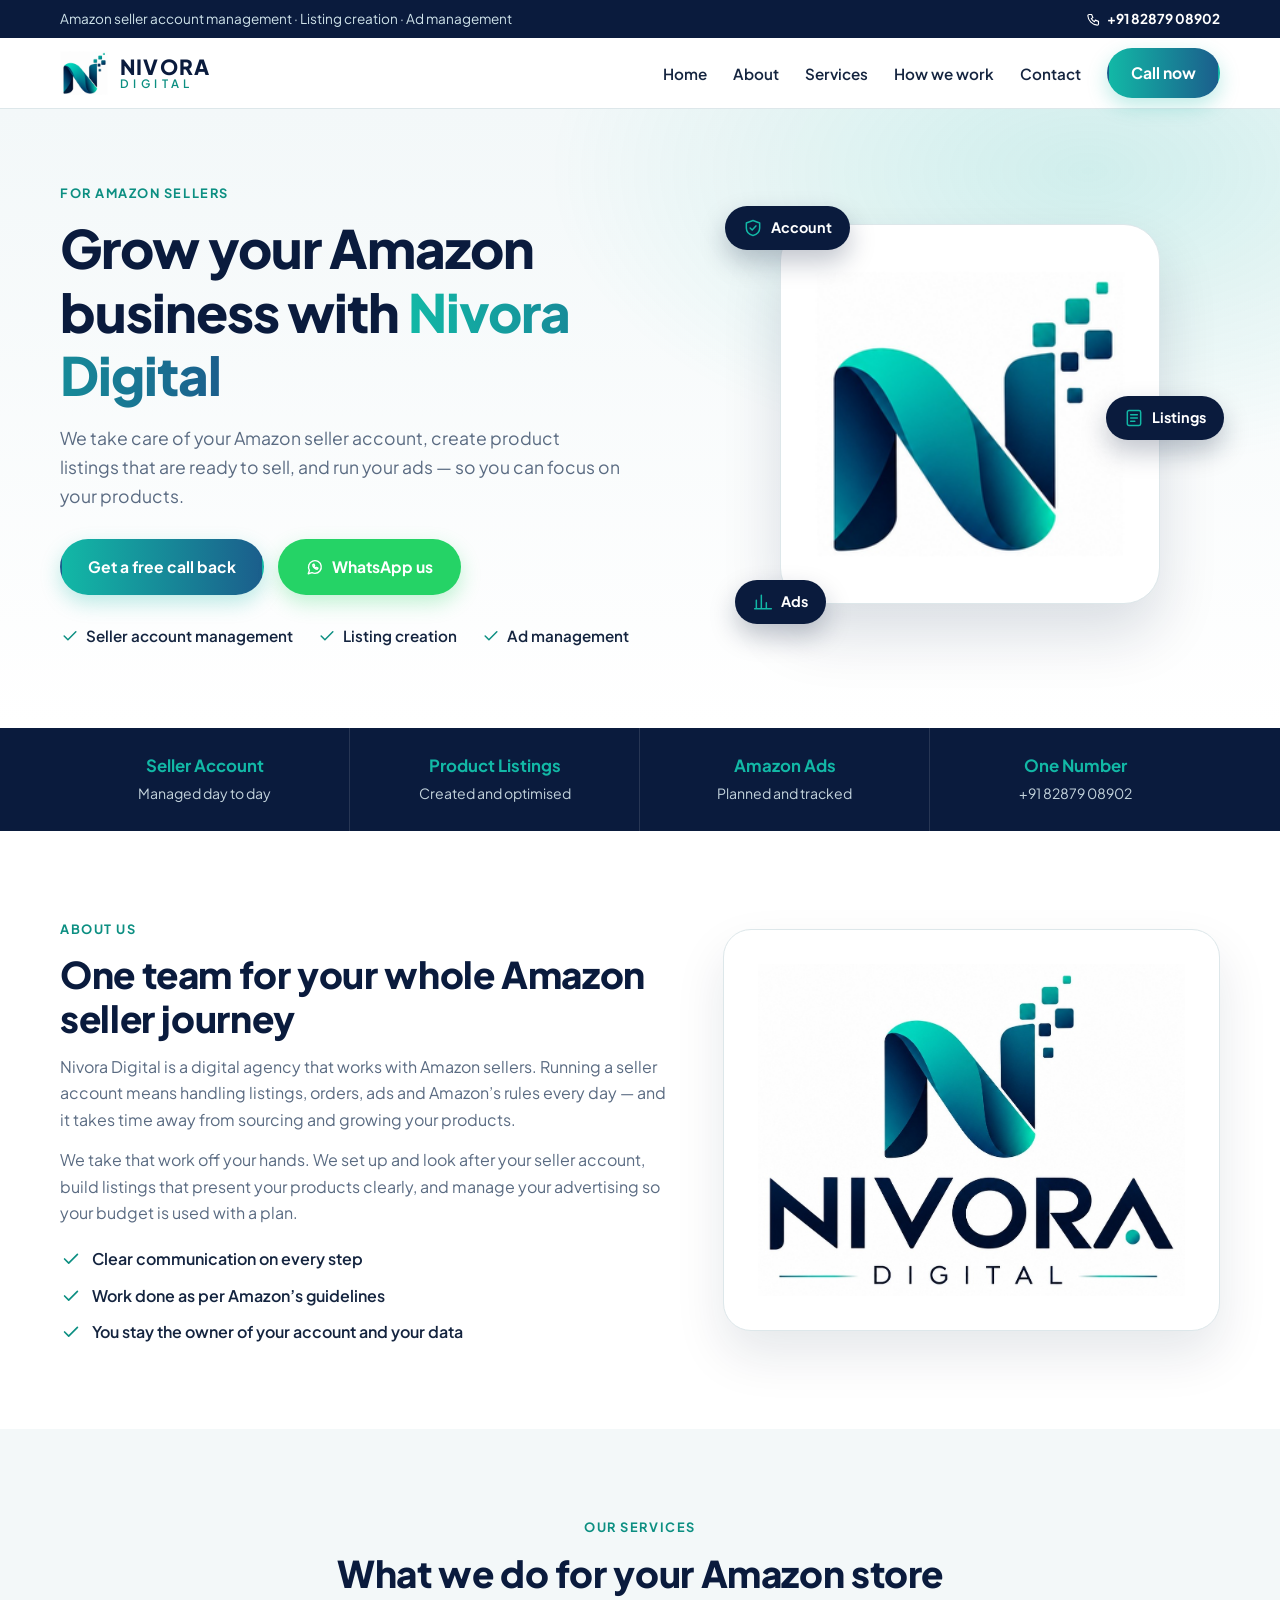
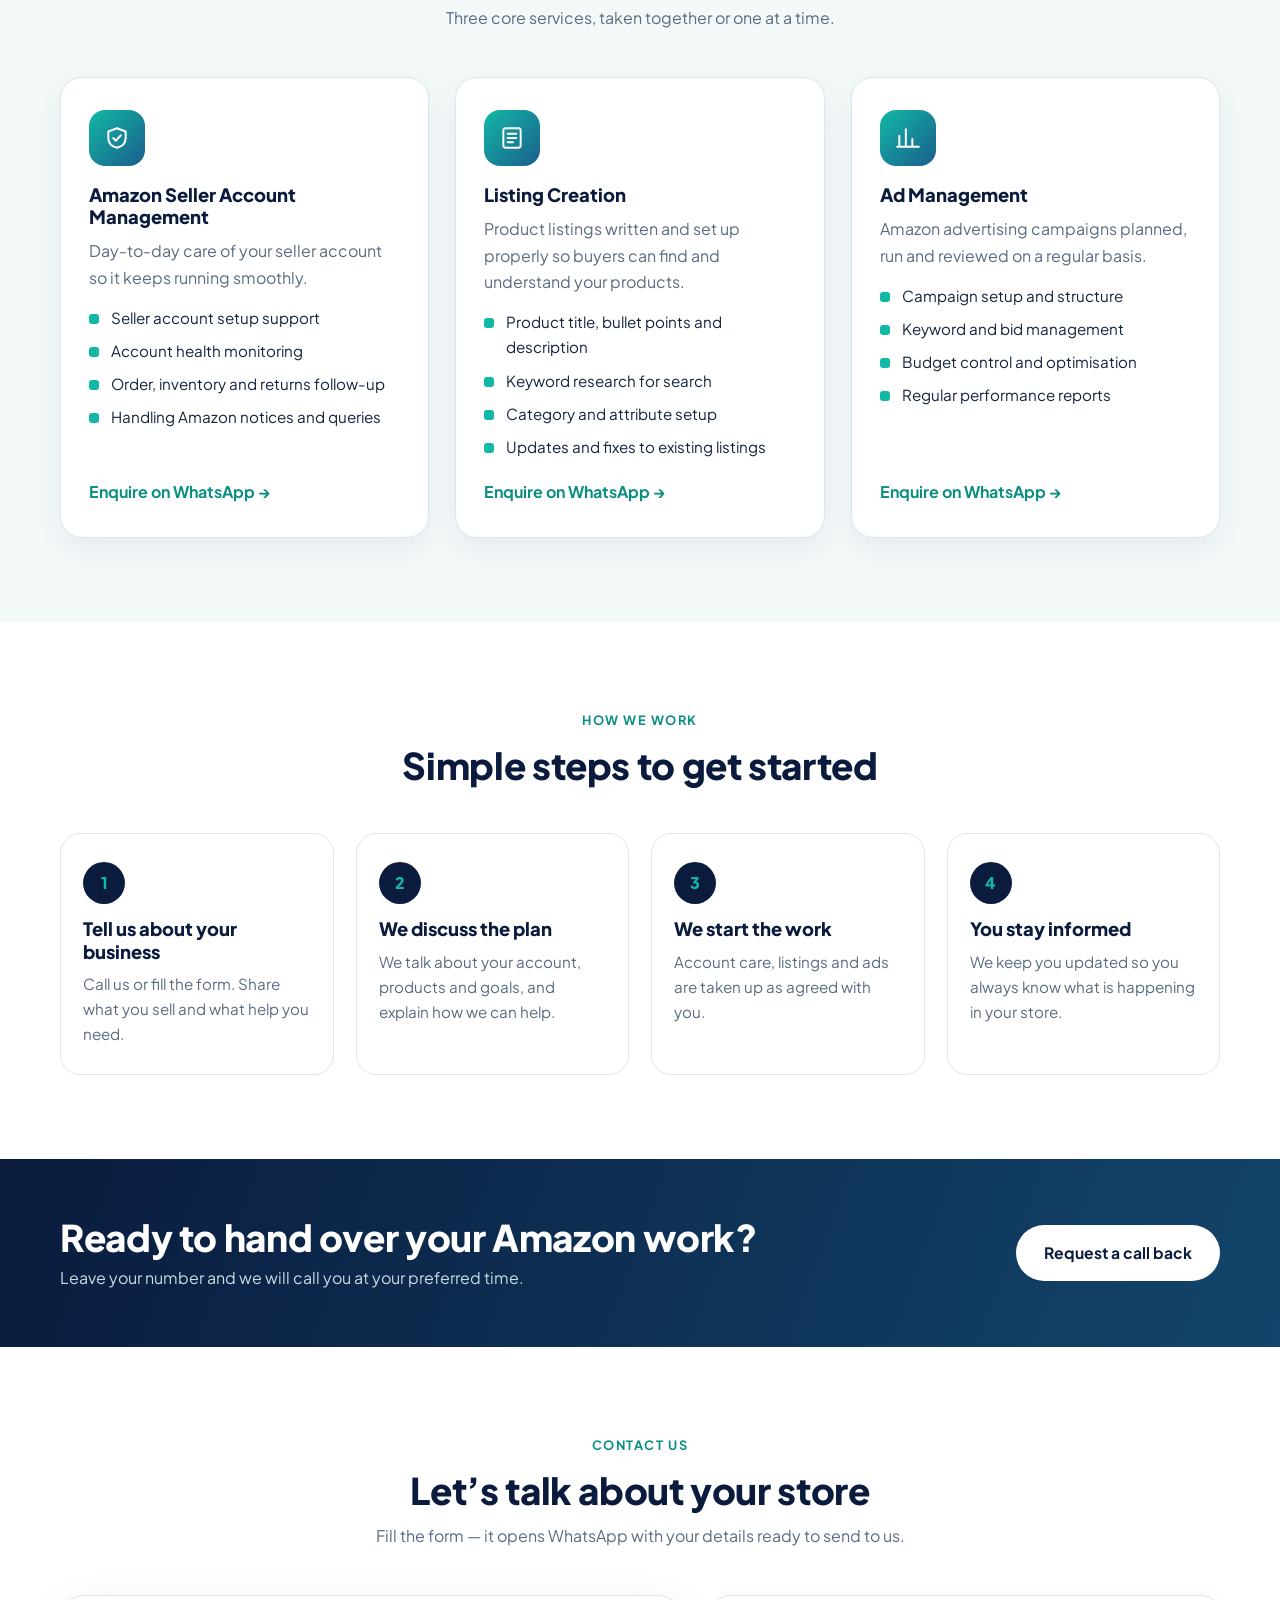
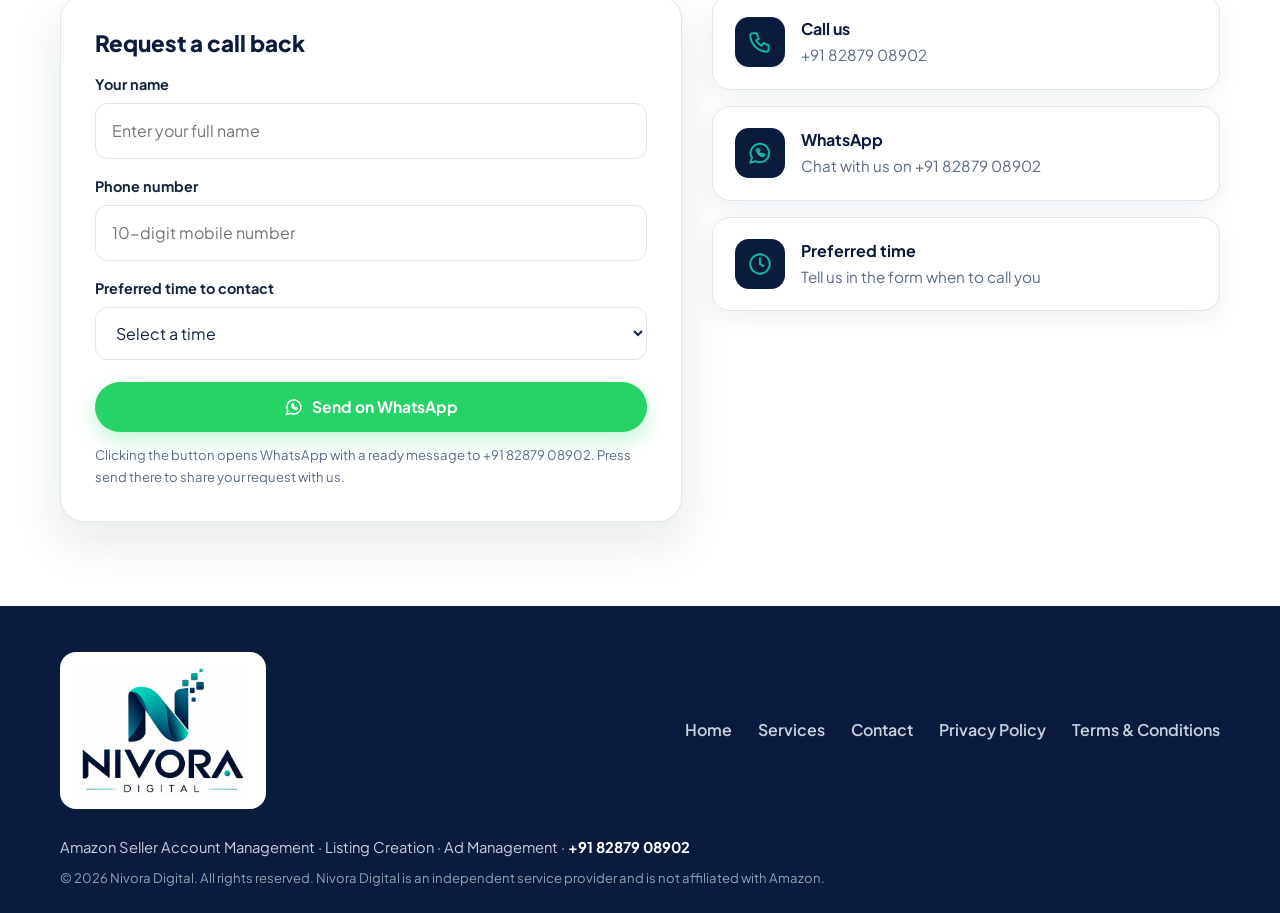
<file: index.html>
<!DOCTYPE html>
<html lang="en">
<head>
  <meta charset="utf-8">
  <meta name="viewport" content="width=device-width, initial-scale=1">
  <title>Nivora Digital | Amazon Seller Account Management, Listings &amp; Ads</title>
  <meta name="description" content="Nivora Digital helps Amazon sellers with seller account management, product listing creation and Amazon advertising management. Call +91 82879 08902.">
  <meta name="theme-color" content="#0a1b3d">
  <link rel="icon" type="image/png" href="assets/favicon.png">
  <link rel="preconnect" href="https://fonts.googleapis.com">
  <link rel="preconnect" href="https://fonts.gstatic.com" crossorigin>
  <link rel="stylesheet" href="https://fonts.googleapis.com/css2?family=Plus+Jakarta+Sans:wght@400;500;600;700;800&amp;display=swap">
  <link rel="stylesheet" href="styles.css">
  <meta property="og:title" content="Nivora Digital - Amazon Seller Services">
  <meta property="og:description" content="Seller account management, listing creation and ad management for Amazon sellers.">
  <meta property="og:image" content="assets/logo.jpg">
</head>
<body>
  <div class="topbar">
    <div class="container topbar-in">
      <span>Amazon seller account management &middot; Listing creation &middot; Ad management</span>
      <a href="tel:+918287908902"><svg viewBox="0 0 24 24" width="15" height="15" fill="none" stroke="currentColor" stroke-width="1.8" stroke-linecap="round" stroke-linejoin="round" aria-hidden="true"><path d="M5 4h4l2 5-2.5 1.5a11 11 0 005 5L15 13l5 2v4a2 2 0 01-2 2A16 16 0 013 6a2 2 0 012-2z"/></svg> +91 82879 08902</a>
    </div>
  </div>
  <header class="site-header">
    <div class="container nav-wrap">
      <a class="brand" href="#home"><img src="assets/favicon.png" alt="Nivora Digital logo" width="48" height="48"><span class="brand-text"><span class="brand-name">NIVORA</span><span class="brand-tag">Digital</span></span></a>
      <button class="menu-btn" id="menuBtn" aria-expanded="false" aria-controls="nav">Menu</button>
      <nav id="nav" class="nav">
        <a href="#home">Home</a><a href="#about">About</a><a href="#services">Services</a><a href="#process">How we work</a><a href="#contact">Contact</a>
        <a class="btn btn-primary nav-cta" href="tel:+918287908902">Call now</a>
      </nav>
    </div>
  </header>

  <main>
  <section class="hero" id="home">
    <div class="container hero-grid">
      <div class="hero-copy reveal">
        <span class="eyebrow">For Amazon sellers</span>
        <h1>Grow your Amazon business with <span class="hl">Nivora Digital</span></h1>
        <p class="lead">We take care of your Amazon seller account, create product listings that are ready to sell, and run your ads &mdash; so you can focus on your products.</p>
        <div class="hero-actions">
          <a class="btn btn-primary" href="#contact">Get a free call back</a>
          <a class="btn btn-whatsapp" href="https://wa.me/918287908902?text=Hi%20Nivora%20Digital%2C%20I%20want%20to%20know%20more%20about%20your%20Amazon%20seller%20services." target="_blank" rel="noopener"><svg viewBox="0 0 24 24" width="18" height="18" fill="none" stroke="currentColor" stroke-width="1.8" stroke-linecap="round" stroke-linejoin="round" aria-hidden="true"><path d="M3 21l1.6-4.6A8.5 8.5 0 1112 20.5a8.4 8.4 0 01-4-1z"/><path d="M9 9c0 3 3 6 6 6l1-1.5-2-1-1 .8c-1-.5-1.8-1.3-2.3-2.3l.8-1-1-2z"/></svg> WhatsApp us</a>
        </div>
        <ul class="hero-points">
          <li><svg viewBox="0 0 24 24" width="26" height="26" fill="none" stroke="currentColor" stroke-width="1.8" stroke-linecap="round" stroke-linejoin="round" aria-hidden="true"><path d="M5 12l4.5 4.5L19 7"/></svg>Seller account management</li>
          <li><svg viewBox="0 0 24 24" width="26" height="26" fill="none" stroke="currentColor" stroke-width="1.8" stroke-linecap="round" stroke-linejoin="round" aria-hidden="true"><path d="M5 12l4.5 4.5L19 7"/></svg>Listing creation</li>
          <li><svg viewBox="0 0 24 24" width="26" height="26" fill="none" stroke="currentColor" stroke-width="1.8" stroke-linecap="round" stroke-linejoin="round" aria-hidden="true"><path d="M5 12l4.5 4.5L19 7"/></svg>Ad management</li>
        </ul>
      </div>
      <div class="hero-visual reveal">
        <div class="hv-card">
          <img src="assets/favicon.png" alt="Nivora Digital emblem" width="256" height="256">
        </div>
        <span class="chip c1"><svg viewBox="0 0 24 24" width="26" height="26" fill="none" stroke="currentColor" stroke-width="1.8" stroke-linecap="round" stroke-linejoin="round" aria-hidden="true"><path d="M12 3l8 3v6c0 4.5-3.2 7.8-8 9-4.8-1.2-8-4.5-8-9V6z"/><path d="M8.5 12l2.5 2.5 4.5-5"/></svg>Account</span>
        <span class="chip c2"><svg viewBox="0 0 24 24" width="26" height="26" fill="none" stroke="currentColor" stroke-width="1.8" stroke-linecap="round" stroke-linejoin="round" aria-hidden="true"><rect x="4" y="3" width="16" height="18" rx="2"/><path d="M8 8h8M8 12h8M8 16h5"/></svg>Listings</span>
        <span class="chip c3"><svg viewBox="0 0 24 24" width="26" height="26" fill="none" stroke="currentColor" stroke-width="1.8" stroke-linecap="round" stroke-linejoin="round" aria-hidden="true"><path d="M4 20V10M10 20V4M16 20v-7M22 20H2"/></svg>Ads</span>
      </div>
    </div>
  </section>

  <section class="facts">
    <div class="container facts-grid">
      <div><strong>Seller Account</strong><span>Managed day to day</span></div>
      <div><strong>Product Listings</strong><span>Created and optimised</span></div>
      <div><strong>Amazon Ads</strong><span>Planned and tracked</span></div>
      <div><strong>One Number</strong><span>+91 82879 08902</span></div>
    </div>
  </section>

  <section class="section" id="about">
    <div class="container about-grid">
      <div class="about-text reveal">
        <span class="eyebrow">About us</span>
        <h2>One team for your whole Amazon seller journey</h2>
        <p>Nivora Digital is a digital agency that works with Amazon sellers. Running a seller account means handling listings, orders, ads and Amazon&rsquo;s rules every day &mdash; and it takes time away from sourcing and growing your products.</p>
        <p>We take that work off your hands. We set up and look after your seller account, build listings that present your products clearly, and manage your advertising so your budget is used with a plan.</p>
        <ul class="ticks">
          <li><svg viewBox="0 0 24 24" width="26" height="26" fill="none" stroke="currentColor" stroke-width="1.8" stroke-linecap="round" stroke-linejoin="round" aria-hidden="true"><path d="M5 12l4.5 4.5L19 7"/></svg>Clear communication on every step</li>
          <li><svg viewBox="0 0 24 24" width="26" height="26" fill="none" stroke="currentColor" stroke-width="1.8" stroke-linecap="round" stroke-linejoin="round" aria-hidden="true"><path d="M5 12l4.5 4.5L19 7"/></svg>Work done as per Amazon&rsquo;s guidelines</li>
          <li><svg viewBox="0 0 24 24" width="26" height="26" fill="none" stroke="currentColor" stroke-width="1.8" stroke-linecap="round" stroke-linejoin="round" aria-hidden="true"><path d="M5 12l4.5 4.5L19 7"/></svg>You stay the owner of your account and your data</li>
        </ul>
      </div>
      <div class="about-card reveal"><img src="assets/logo.svg" alt="Nivora Digital logo" width="1107" height="863"></div>
    </div>
  </section>

  <section class="section tinted" id="services">
    <div class="container">
      <div class="section-head reveal"><span class="eyebrow">Our services</span><h2>What we do for your Amazon store</h2><p>Three core services, taken together or one at a time.</p></div>
      <div class="cards">
        <article class="card reveal">
          <div class="card-icon"><svg viewBox="0 0 24 24" width="26" height="26" fill="none" stroke="currentColor" stroke-width="1.8" stroke-linecap="round" stroke-linejoin="round" aria-hidden="true"><path d="M12 3l8 3v6c0 4.5-3.2 7.8-8 9-4.8-1.2-8-4.5-8-9V6z"/><path d="M8.5 12l2.5 2.5 4.5-5"/></svg></div>
          <h3>Amazon Seller Account Management</h3>
          <p>Day-to-day care of your seller account so it keeps running smoothly.</p>
          <ul class="mini">
            <li>Seller account setup support</li><li>Account health monitoring</li><li>Order, inventory and returns follow-up</li><li>Handling Amazon notices and queries</li>
          </ul>
          <a class="card-link" href="https://wa.me/918287908902?text=Hi%20Nivora%20Digital%2C%20I%20want%20Amazon%20Seller%20Account%20Management." target="_blank" rel="noopener">Enquire on WhatsApp &rarr;</a>
        </article>
        <article class="card reveal">
          <div class="card-icon"><svg viewBox="0 0 24 24" width="26" height="26" fill="none" stroke="currentColor" stroke-width="1.8" stroke-linecap="round" stroke-linejoin="round" aria-hidden="true"><rect x="4" y="3" width="16" height="18" rx="2"/><path d="M8 8h8M8 12h8M8 16h5"/></svg></div>
          <h3>Listing Creation</h3>
          <p>Product listings written and set up properly so buyers can find and understand your products.</p>
          <ul class="mini">
            <li>Product title, bullet points and description</li><li>Keyword research for search</li><li>Category and attribute setup</li><li>Updates and fixes to existing listings</li>
          </ul>
          <a class="card-link" href="https://wa.me/918287908902?text=Hi%20Nivora%20Digital%2C%20I%20want%20Amazon%20Listing%20Creation." target="_blank" rel="noopener">Enquire on WhatsApp &rarr;</a>
        </article>
        <article class="card reveal">
          <div class="card-icon"><svg viewBox="0 0 24 24" width="26" height="26" fill="none" stroke="currentColor" stroke-width="1.8" stroke-linecap="round" stroke-linejoin="round" aria-hidden="true"><path d="M4 20V10M10 20V4M16 20v-7M22 20H2"/></svg></div>
          <h3>Ad Management</h3>
          <p>Amazon advertising campaigns planned, run and reviewed on a regular basis.</p>
          <ul class="mini">
            <li>Campaign setup and structure</li><li>Keyword and bid management</li><li>Budget control and optimisation</li><li>Regular performance reports</li>
          </ul>
          <a class="card-link" href="https://wa.me/918287908902?text=Hi%20Nivora%20Digital%2C%20I%20want%20Amazon%20Ad%20Management." target="_blank" rel="noopener">Enquire on WhatsApp &rarr;</a>
        </article>
      </div>
    </div>
  </section>

  <section class="section" id="process">
    <div class="container">
      <div class="section-head reveal"><span class="eyebrow">How we work</span><h2>Simple steps to get started</h2></div>
      <div class="steps">
        <div class="step reveal"><span class="num">1</span><h3>Tell us about your business</h3><p>Call us or fill the form. Share what you sell and what help you need.</p></div>
        <div class="step reveal"><span class="num">2</span><h3>We discuss the plan</h3><p>We talk about your account, products and goals, and explain how we can help.</p></div>
        <div class="step reveal"><span class="num">3</span><h3>We start the work</h3><p>Account care, listings and ads are taken up as agreed with you.</p></div>
        <div class="step reveal"><span class="num">4</span><h3>You stay informed</h3><p>We keep you updated so you always know what is happening in your store.</p></div>
      </div>
    </div>
  </section>

  <section class="cta">
    <div class="container cta-in reveal">
      <div><h2>Ready to hand over your Amazon work?</h2><p>Leave your number and we will call you at your preferred time.</p></div>
      <a class="btn btn-light" href="#contact">Request a call back</a>
    </div>
  </section>

  <section class="section" id="contact">
    <div class="container">
      <div class="section-head reveal"><span class="eyebrow">Contact us</span><h2>Let&rsquo;s talk about your store</h2><p>Fill the form &mdash; it opens WhatsApp with your details ready to send to us.</p></div>
      <div class="contact-grid">
        <form class="lead-form reveal" id="leadForm" novalidate>
          <h3>Request a call back</h3>
          <label for="fName">Your name</label>
          <input id="fName" name="name" type="text" placeholder="Enter your full name" autocomplete="name" required>
          <label for="fPhone">Phone number</label>
          <input id="fPhone" name="phone" type="tel" inputmode="tel" placeholder="10-digit mobile number" autocomplete="tel" required>
          <label for="fTime">Preferred time to contact</label>
          <select id="fTime" name="time" required>
            <option value="">Select a time</option>
            <option>Morning (9 am - 12 pm)</option>
            <option>Afternoon (12 pm - 4 pm)</option>
            <option>Evening (4 pm - 8 pm)</option>
            <option>Any time</option>
          </select>
          <p class="form-err" id="formErr" role="alert" hidden></p>
          <button class="btn btn-whatsapp btn-block" type="submit"><svg viewBox="0 0 24 24" width="20" height="20" fill="none" stroke="currentColor" stroke-width="1.8" stroke-linecap="round" stroke-linejoin="round" aria-hidden="true"><path d="M3 21l1.6-4.6A8.5 8.5 0 1112 20.5a8.4 8.4 0 01-4-1z"/><path d="M9 9c0 3 3 6 6 6l1-1.5-2-1-1 .8c-1-.5-1.8-1.3-2.3-2.3l.8-1-1-2z"/></svg> Send on WhatsApp</button>
          <p class="form-note">Clicking the button opens WhatsApp with a ready message to +91 82879 08902. Press send there to share your request with us.</p>
        </form>
        <div class="contact-side">
          <a class="contact-box reveal" href="tel:+918287908902"><span class="ci"><svg viewBox="0 0 24 24" width="26" height="26" fill="none" stroke="currentColor" stroke-width="1.8" stroke-linecap="round" stroke-linejoin="round" aria-hidden="true"><path d="M5 4h4l2 5-2.5 1.5a11 11 0 005 5L15 13l5 2v4a2 2 0 01-2 2A16 16 0 013 6a2 2 0 012-2z"/></svg></span><span><strong>Call us</strong><em>+91 82879 08902</em></span></a>
          <a class="contact-box reveal" href="https://wa.me/918287908902?text=Hi%20Nivora%20Digital%2C%20I%20want%20to%20know%20more%20about%20your%20Amazon%20seller%20services." target="_blank" rel="noopener"><span class="ci"><svg viewBox="0 0 24 24" width="26" height="26" fill="none" stroke="currentColor" stroke-width="1.8" stroke-linecap="round" stroke-linejoin="round" aria-hidden="true"><path d="M3 21l1.6-4.6A8.5 8.5 0 1112 20.5a8.4 8.4 0 01-4-1z"/><path d="M9 9c0 3 3 6 6 6l1-1.5-2-1-1 .8c-1-.5-1.8-1.3-2.3-2.3l.8-1-1-2z"/></svg></span><span><strong>WhatsApp</strong><em>Chat with us on +91 82879 08902</em></span></a>
          <div class="contact-box reveal"><span class="ci"><svg viewBox="0 0 24 24" width="26" height="26" fill="none" stroke="currentColor" stroke-width="1.8" stroke-linecap="round" stroke-linejoin="round" aria-hidden="true"><circle cx="12" cy="12" r="9"/><path d="M12 7v5l3 2"/></svg></span><span><strong>Preferred time</strong><em>Tell us in the form when to call you</em></span></div>
        </div>
      </div>
    </div>
  </section>
  </main>

  <footer class="site-footer">
    <div class="container">
      <div class="footer-top">
        <div class="footer-brand"><img src="assets/logo.svg" alt="Nivora Digital" width="1107" height="863"></div>
        <ul class="footer-links">
          <li><a href="index.html">Home</a></li>
          <li><a href="index.html#services">Services</a></li>
          <li><a href="index.html#contact">Contact</a></li>
          <li><a href="privacy.html">Privacy Policy</a></li>
          <li><a href="terms.html">Terms &amp; Conditions</a></li>
        </ul>
      </div>
      <p class="footer-addr">Amazon Seller Account Management &middot; Listing Creation &middot; Ad Management &middot; <a href="tel:+918287908902">+91 82879 08902</a></p>
      <p class="copy">&copy; <span id="yr">2026</span> Nivora Digital. All rights reserved. Nivora Digital is an independent service provider and is not affiliated with Amazon.</p>
    </div>
  </footer>
  <script>document.getElementById('yr').textContent=new Date().getFullYear();</script>


  <div class="mobile-bar">
    <a href="tel:+918287908902" class="mb-call">Call now</a>
    <a href="https://wa.me/918287908902?text=Hi%20Nivora%20Digital%2C%20I%20want%20to%20know%20more%20about%20your%20Amazon%20seller%20services." target="_blank" rel="noopener" class="mb-wa">WhatsApp</a>
  </div>

  <script>
  (function(){
    document.documentElement.classList.add('js');
    var btn=document.getElementById('menuBtn'),nav=document.getElementById('nav');
    btn.addEventListener('click',function(){var o=nav.classList.toggle('open');btn.setAttribute('aria-expanded',o);});
    nav.querySelectorAll('a').forEach(function(a){a.addEventListener('click',function(){nav.classList.remove('open');btn.setAttribute('aria-expanded',false);});});
    var els=document.querySelectorAll('.reveal');
    if('IntersectionObserver' in window){
      var io=new IntersectionObserver(function(es){es.forEach(function(e){if(e.isIntersecting){e.target.classList.add('in');io.unobserve(e.target);}});},{threshold:.12});
      els.forEach(function(el){io.observe(el);});
    }else{els.forEach(function(el){el.classList.add('in');});}
    var form=document.getElementById('leadForm'),err=document.getElementById('formErr');
    form.addEventListener('submit',function(ev){
      ev.preventDefault();
      var n=form.name.value.trim(),p=form.phone.value.replace(/[^0-9]/g,''),t=form.time.value;
      if(p.length>10&&p.indexOf('91')===0)p=p.slice(p.length-10);
      var m='';
      if(n.length<2)m='Please enter your name.';
      else if(p.length!==10)m='Please enter a valid 10-digit phone number.';
      else if(!t)m='Please select your preferred time to contact.';
      if(m){err.textContent=m;err.hidden=false;return;}
      err.hidden=true;
      var text='Hello Nivora Digital, I would like a call back about your Amazon seller services.\n\nName: '+n+'\nPhone: '+p+'\nPreferred time to contact: '+t;
      window.open('https://wa.me/918287908902?text='+encodeURIComponent(text),'_blank');
    });
  })();
  </script>
</body>
</html>
</file>
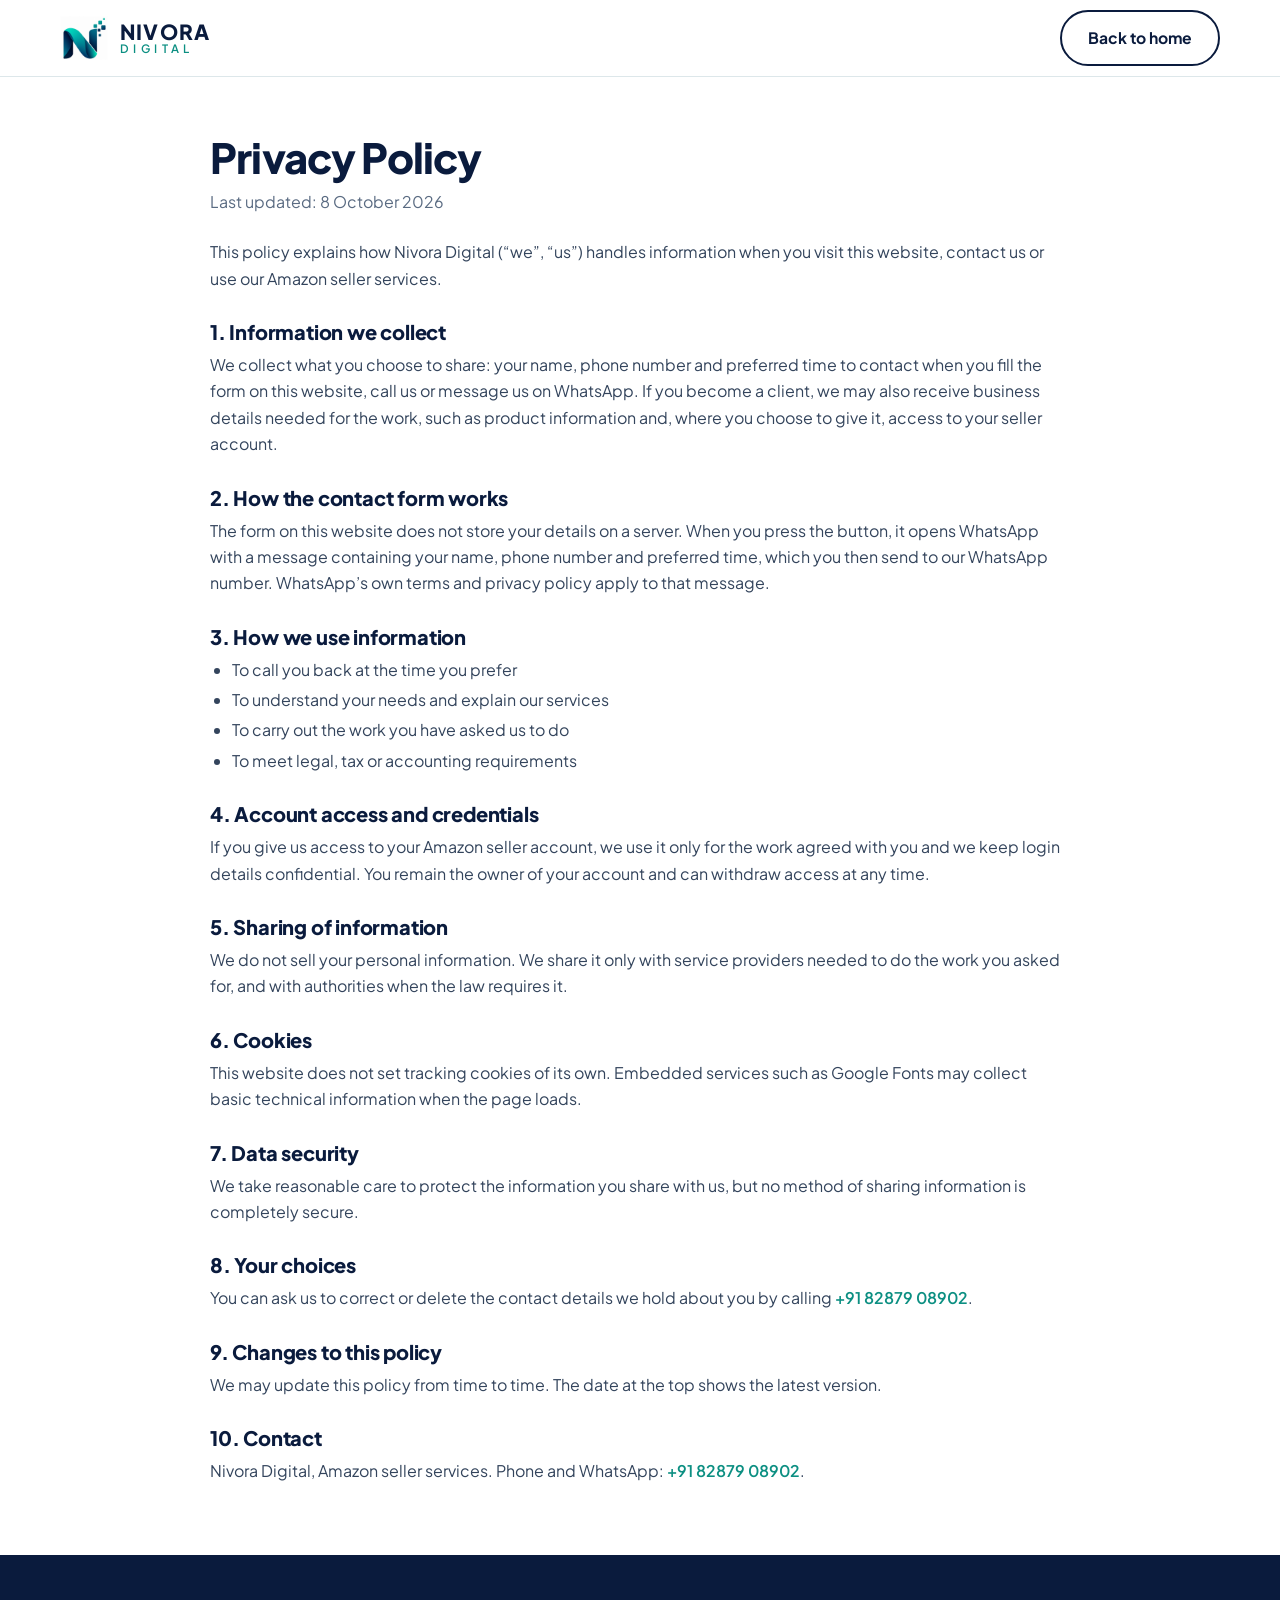
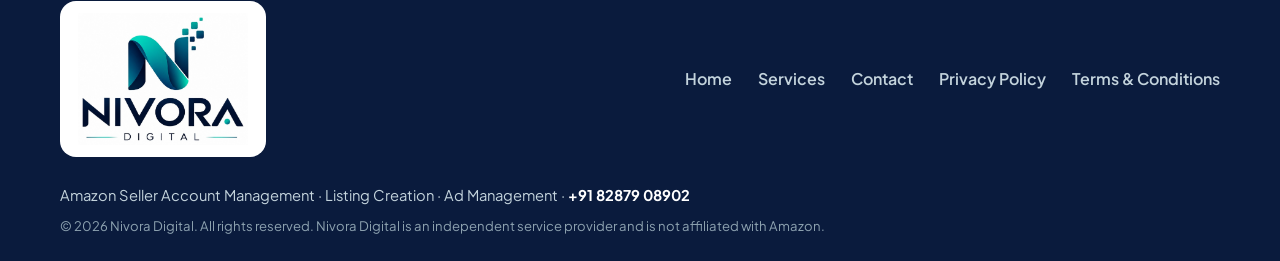
<file: privacy.html>
<!DOCTYPE html>
<html lang="en">
<head>
  <meta charset="utf-8">
  <meta name="viewport" content="width=device-width, initial-scale=1">
  <title>Privacy Policy | Nivora Digital</title>
  <meta name="description" content="How Nivora Digital collects, uses and protects your information.">
  <meta name="theme-color" content="#0a1b3d">
  <link rel="icon" type="image/png" href="assets/favicon.png">
  <link rel="preconnect" href="https://fonts.googleapis.com">
  <link rel="preconnect" href="https://fonts.gstatic.com" crossorigin>
  <link rel="stylesheet" href="https://fonts.googleapis.com/css2?family=Plus+Jakarta+Sans:wght@400;500;600;700;800&amp;display=swap">
  <link rel="stylesheet" href="styles.css">
</head>
<body>
  <header class="site-header">
    <div class="container nav-wrap">
      <a class="brand" href="index.html"><img src="assets/favicon.png" alt="Nivora Digital logo" width="48" height="48"><span class="brand-text"><span class="brand-name">NIVORA</span><span class="brand-tag">Digital</span></span></a>
      <a class="btn btn-outline" href="index.html">Back to home</a>
    </div>
  </header>
  <main class="legal">
    <div class="container">
      <h1>Privacy Policy</h1>
      <p class="updated">Last updated: 8 October 2026</p>

      <p>This policy explains how Nivora Digital (&ldquo;we&rdquo;, &ldquo;us&rdquo;) handles information when you visit this website, contact us or use our Amazon seller services.</p>
      <h2>1. Information we collect</h2>
      <p>We collect what you choose to share: your name, phone number and preferred time to contact when you fill the form on this website, call us or message us on WhatsApp. If you become a client, we may also receive business details needed for the work, such as product information and, where you choose to give it, access to your seller account.</p>
      <h2>2. How the contact form works</h2>
      <p>The form on this website does not store your details on a server. When you press the button, it opens WhatsApp with a message containing your name, phone number and preferred time, which you then send to our WhatsApp number. WhatsApp&rsquo;s own terms and privacy policy apply to that message.</p>
      <h2>3. How we use information</h2>
      <ul>
        <li>To call you back at the time you prefer</li>
        <li>To understand your needs and explain our services</li>
        <li>To carry out the work you have asked us to do</li>
        <li>To meet legal, tax or accounting requirements</li>
      </ul>
      <h2>4. Account access and credentials</h2>
      <p>If you give us access to your Amazon seller account, we use it only for the work agreed with you and we keep login details confidential. You remain the owner of your account and can withdraw access at any time.</p>
      <h2>5. Sharing of information</h2>
      <p>We do not sell your personal information. We share it only with service providers needed to do the work you asked for, and with authorities when the law requires it.</p>
      <h2>6. Cookies</h2>
      <p>This website does not set tracking cookies of its own. Embedded services such as Google Fonts may collect basic technical information when the page loads.</p>
      <h2>7. Data security</h2>
      <p>We take reasonable care to protect the information you share with us, but no method of sharing information is completely secure.</p>
      <h2>8. Your choices</h2>
      <p>You can ask us to correct or delete the contact details we hold about you by calling <a href="tel:+918287908902">+91 82879 08902</a>.</p>
      <h2>9. Changes to this policy</h2>
      <p>We may update this policy from time to time. The date at the top shows the latest version.</p>
      <h2>10. Contact</h2>
      <p>Nivora Digital, Amazon seller services. Phone and WhatsApp: <a href="tel:+918287908902">+91 82879 08902</a>.</p>
    </div>
  </main>

  <footer class="site-footer">
    <div class="container">
      <div class="footer-top">
        <div class="footer-brand"><img src="assets/logo.svg" alt="Nivora Digital" width="1107" height="863"></div>
        <ul class="footer-links">
          <li><a href="index.html">Home</a></li>
          <li><a href="index.html#services">Services</a></li>
          <li><a href="index.html#contact">Contact</a></li>
          <li><a href="privacy.html">Privacy Policy</a></li>
          <li><a href="terms.html">Terms &amp; Conditions</a></li>
        </ul>
      </div>
      <p class="footer-addr">Amazon Seller Account Management &middot; Listing Creation &middot; Ad Management &middot; <a href="tel:+918287908902">+91 82879 08902</a></p>
      <p class="copy">&copy; <span id="yr">2026</span> Nivora Digital. All rights reserved. Nivora Digital is an independent service provider and is not affiliated with Amazon.</p>
    </div>
  </footer>
  <script>document.getElementById('yr').textContent=new Date().getFullYear();</script>
</body>
</html>
</file>
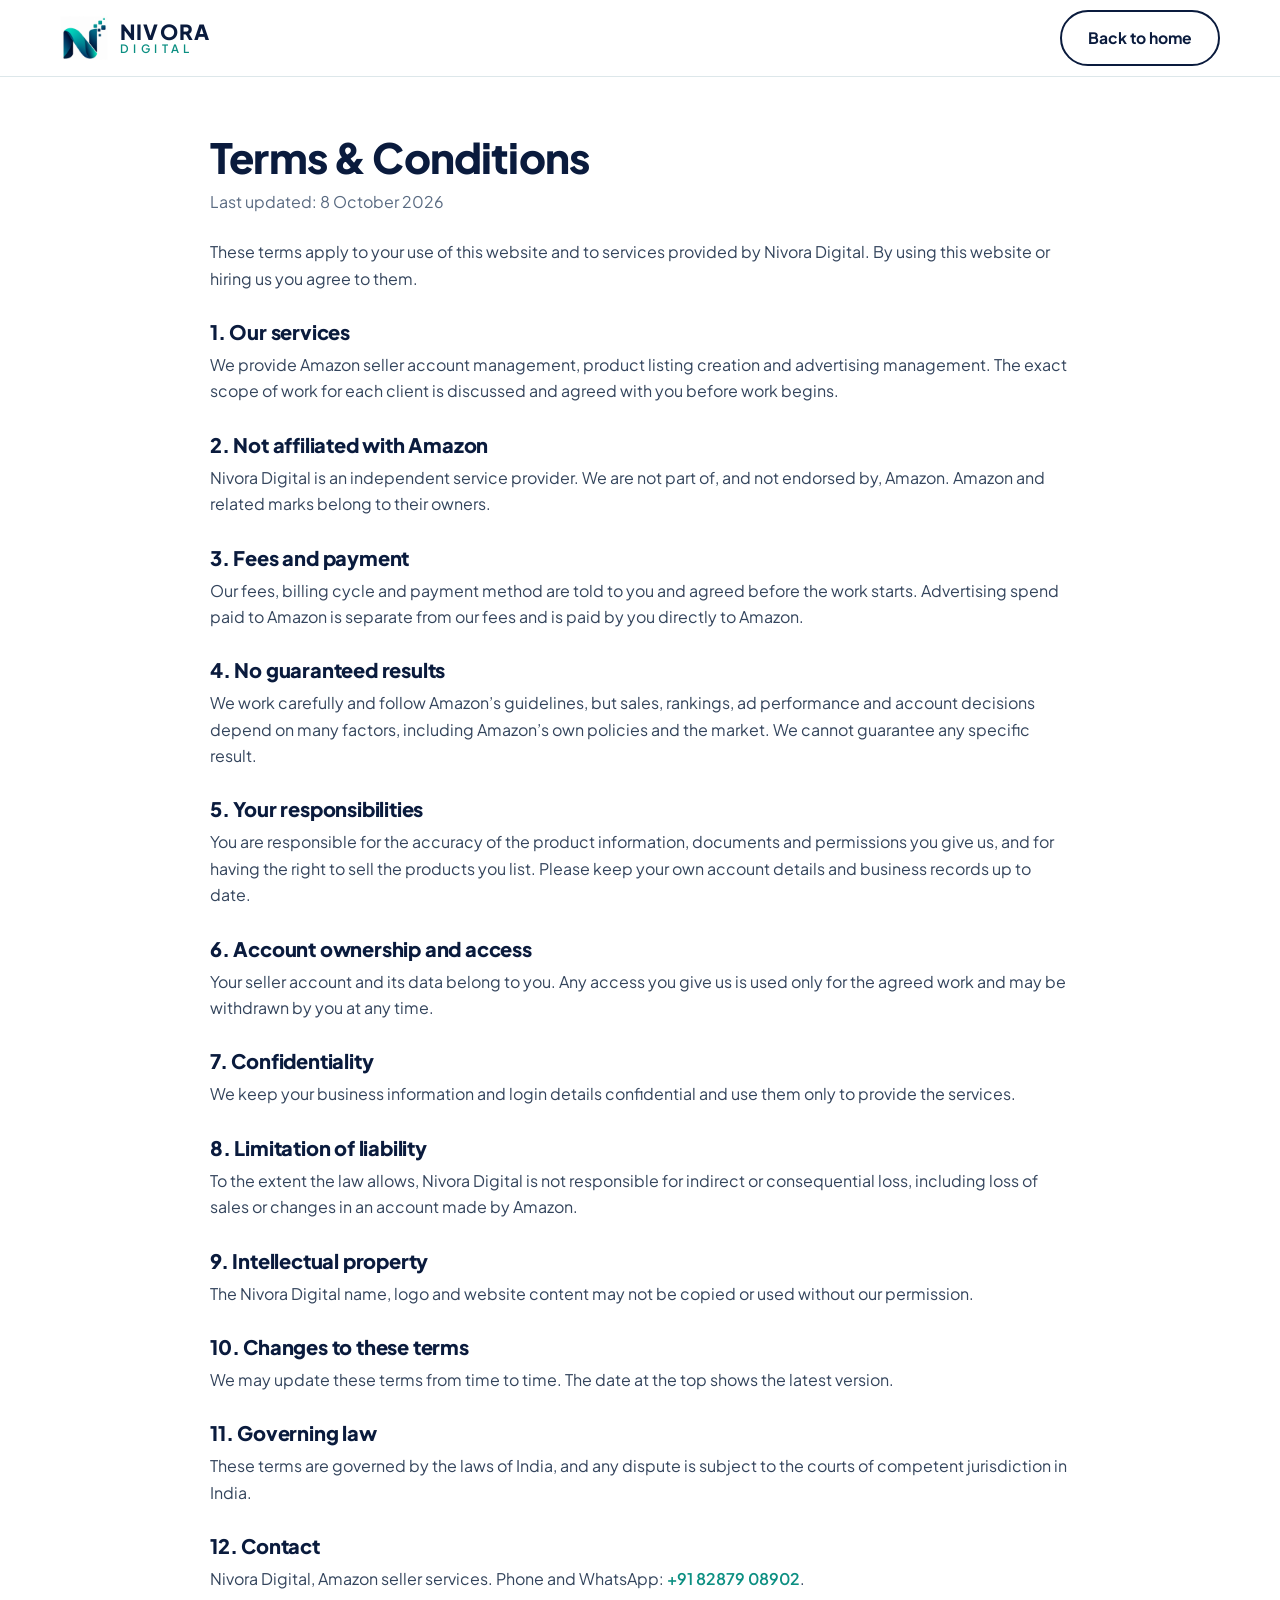
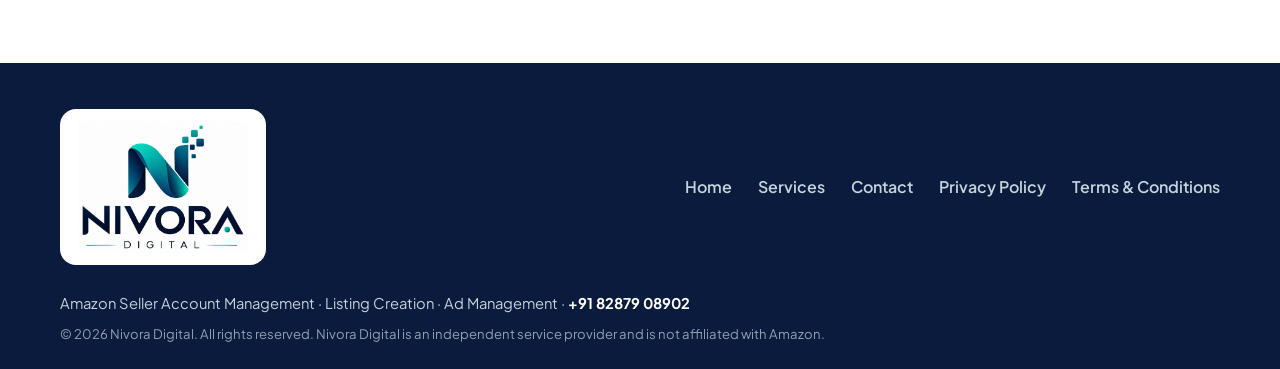
<file: terms.html>
<!DOCTYPE html>
<html lang="en">
<head>
  <meta charset="utf-8">
  <meta name="viewport" content="width=device-width, initial-scale=1">
  <title>Terms &amp; Conditions | Nivora Digital</title>
  <meta name="description" content="Terms and conditions for using the Nivora Digital website and services.">
  <meta name="theme-color" content="#0a1b3d">
  <link rel="icon" type="image/png" href="assets/favicon.png">
  <link rel="preconnect" href="https://fonts.googleapis.com">
  <link rel="preconnect" href="https://fonts.gstatic.com" crossorigin>
  <link rel="stylesheet" href="https://fonts.googleapis.com/css2?family=Plus+Jakarta+Sans:wght@400;500;600;700;800&amp;display=swap">
  <link rel="stylesheet" href="styles.css">
</head>
<body>
  <header class="site-header">
    <div class="container nav-wrap">
      <a class="brand" href="index.html"><img src="assets/favicon.png" alt="Nivora Digital logo" width="48" height="48"><span class="brand-text"><span class="brand-name">NIVORA</span><span class="brand-tag">Digital</span></span></a>
      <a class="btn btn-outline" href="index.html">Back to home</a>
    </div>
  </header>
  <main class="legal">
    <div class="container">
      <h1>Terms &amp; Conditions</h1>
      <p class="updated">Last updated: 8 October 2026</p>

      <p>These terms apply to your use of this website and to services provided by Nivora Digital. By using this website or hiring us you agree to them.</p>
      <h2>1. Our services</h2>
      <p>We provide Amazon seller account management, product listing creation and advertising management. The exact scope of work for each client is discussed and agreed with you before work begins.</p>
      <h2>2. Not affiliated with Amazon</h2>
      <p>Nivora Digital is an independent service provider. We are not part of, and not endorsed by, Amazon. Amazon and related marks belong to their owners.</p>
      <h2>3. Fees and payment</h2>
      <p>Our fees, billing cycle and payment method are told to you and agreed before the work starts. Advertising spend paid to Amazon is separate from our fees and is paid by you directly to Amazon.</p>
      <h2>4. No guaranteed results</h2>
      <p>We work carefully and follow Amazon&rsquo;s guidelines, but sales, rankings, ad performance and account decisions depend on many factors, including Amazon&rsquo;s own policies and the market. We cannot guarantee any specific result.</p>
      <h2>5. Your responsibilities</h2>
      <p>You are responsible for the accuracy of the product information, documents and permissions you give us, and for having the right to sell the products you list. Please keep your own account details and business records up to date.</p>
      <h2>6. Account ownership and access</h2>
      <p>Your seller account and its data belong to you. Any access you give us is used only for the agreed work and may be withdrawn by you at any time.</p>
      <h2>7. Confidentiality</h2>
      <p>We keep your business information and login details confidential and use them only to provide the services.</p>
      <h2>8. Limitation of liability</h2>
      <p>To the extent the law allows, Nivora Digital is not responsible for indirect or consequential loss, including loss of sales or changes in an account made by Amazon.</p>
      <h2>9. Intellectual property</h2>
      <p>The Nivora Digital name, logo and website content may not be copied or used without our permission.</p>
      <h2>10. Changes to these terms</h2>
      <p>We may update these terms from time to time. The date at the top shows the latest version.</p>
      <h2>11. Governing law</h2>
      <p>These terms are governed by the laws of India, and any dispute is subject to the courts of competent jurisdiction in India.</p>
      <h2>12. Contact</h2>
      <p>Nivora Digital, Amazon seller services. Phone and WhatsApp: <a href="tel:+918287908902">+91 82879 08902</a>.</p>
    </div>
  </main>

  <footer class="site-footer">
    <div class="container">
      <div class="footer-top">
        <div class="footer-brand"><img src="assets/logo.svg" alt="Nivora Digital" width="1107" height="863"></div>
        <ul class="footer-links">
          <li><a href="index.html">Home</a></li>
          <li><a href="index.html#services">Services</a></li>
          <li><a href="index.html#contact">Contact</a></li>
          <li><a href="privacy.html">Privacy Policy</a></li>
          <li><a href="terms.html">Terms &amp; Conditions</a></li>
        </ul>
      </div>
      <p class="footer-addr">Amazon Seller Account Management &middot; Listing Creation &middot; Ad Management &middot; <a href="tel:+918287908902">+91 82879 08902</a></p>
      <p class="copy">&copy; <span id="yr">2026</span> Nivora Digital. All rights reserved. Nivora Digital is an independent service provider and is not affiliated with Amazon.</p>
    </div>
  </footer>
  <script>document.getElementById('yr').textContent=new Date().getFullYear();</script>
</body>
</html>
</file>
<file: styles.css>
/* Nivora Digital - colours are variables, change them here */
:root{--navy:#0a1b3d;--ink:#14243f;--teal:#12b8a6;--teal-d:#0c8f82;--blue:#1b5e8c;--cream:#f3f8f9;--line:#dde7ea;--green:#25d366;--muted:#5a6b82;--white:#fff}
*{box-sizing:border-box;margin:0;padding:0}
html{scroll-behavior:smooth;scroll-padding-top:84px}
body{font-family:'Plus Jakarta Sans',system-ui,-apple-system,Segoe UI,Roboto,Arial,sans-serif;color:var(--ink);background:#fff;line-height:1.65;font-size:16px;-webkit-font-smoothing:antialiased}
img{max-width:100%;height:auto;display:block}
a{color:inherit;text-decoration:none}
ul{list-style:none}
.container{width:min(1160px,100% - 40px);margin-inline:auto}
h1,h2,h3{line-height:1.2;color:var(--navy);font-weight:800}
h1{font-size:clamp(2rem,4.6vw,3.3rem);letter-spacing:-.02em}
h2{font-size:clamp(1.6rem,3vw,2.3rem);letter-spacing:-.01em}
h3{font-size:1.15rem}
.hl{background:linear-gradient(90deg,var(--teal),var(--blue));-webkit-background-clip:text;background-clip:text;color:transparent}
.eyebrow{display:inline-block;font-size:.8rem;font-weight:700;letter-spacing:.12em;text-transform:uppercase;color:var(--teal-d);margin-bottom:12px}
.btn{display:inline-flex;align-items:center;justify-content:center;gap:8px;padding:13px 26px;border-radius:999px;font-weight:700;font-size:.98rem;border:2px solid transparent;cursor:pointer;font-family:inherit;transition:transform .15s,box-shadow .15s,background .15s}
.btn:hover{transform:translateY(-2px)}
.btn-primary{background:linear-gradient(90deg,var(--teal),var(--blue));color:#fff;box-shadow:0 8px 20px rgba(18,184,166,.28)}
.btn-whatsapp{background:var(--green);color:#fff;box-shadow:0 8px 20px rgba(37,211,102,.28)}
.btn-outline{border-color:var(--navy);color:var(--navy);background:#fff}
.btn-outline:hover{background:var(--navy);color:#fff}
.btn-light{background:#fff;color:var(--navy)}
.btn-block{width:100%}
.topbar{background:var(--navy);color:#cfe3ea;font-size:.85rem}
.topbar-in{display:flex;justify-content:space-between;align-items:center;gap:16px;padding:8px 0}
.topbar a{display:inline-flex;align-items:center;gap:6px;font-weight:700;color:#fff}
.site-header{position:sticky;top:0;z-index:50;background:rgba(255,255,255,.96);backdrop-filter:blur(8px);border-bottom:1px solid var(--line)}
.nav-wrap{display:flex;align-items:center;justify-content:space-between;gap:20px;padding:10px 0}
.brand{display:flex;align-items:center;gap:12px}
.brand img{width:48px;height:48px;object-fit:contain}
.brand-text{display:flex;flex-direction:column;line-height:1.05}
.brand-name{font-weight:800;font-size:1.3rem;letter-spacing:.06em;color:var(--navy)}
.brand-tag{font-size:.72rem;letter-spacing:.38em;text-transform:uppercase;color:var(--teal-d);font-weight:600}
.nav{display:flex;align-items:center;gap:26px;font-weight:600;font-size:.95rem}
.nav a:not(.btn):hover{color:var(--teal-d)}
.nav-cta{padding:10px 22px}
.menu-btn{display:none;background:var(--navy);color:#fff;border:0;border-radius:8px;padding:9px 16px;font-weight:700;font-family:inherit;cursor:pointer}
.hero{background:radial-gradient(900px 500px at 85% 10%,rgba(18,184,166,.16),transparent 60%),linear-gradient(180deg,var(--cream),#fff);padding:70px 0 80px;overflow:hidden}
.hero-grid{display:grid;grid-template-columns:1.1fr .9fr;gap:50px;align-items:center}
.lead{font-size:1.1rem;color:var(--muted);margin:18px 0 28px;max-width:560px}
.hero-actions{display:flex;flex-wrap:wrap;gap:14px}
.hero-points{display:flex;flex-wrap:wrap;gap:10px 24px;margin-top:28px;font-weight:600;font-size:.95rem}
.hero-points li{display:flex;align-items:center;gap:6px}
.hero-points svg{width:20px;height:20px;color:var(--teal-d)}
.hero-visual{position:relative;display:flex;justify-content:center;padding:30px}
.hv-card{width:min(380px,100%);aspect-ratio:1;background:#fff;border-radius:36px;border:1px solid var(--line);box-shadow:0 30px 60px rgba(10,27,61,.14);display:grid;place-items:center;padding:30px}
.hv-card img{width:100%;height:100%;object-fit:contain}
.chip{position:absolute;display:flex;align-items:center;gap:8px;background:var(--navy);color:#fff;padding:10px 18px;border-radius:999px;font-weight:700;font-size:.9rem;box-shadow:0 12px 26px rgba(10,27,61,.25)}
.chip svg{width:20px;height:20px;color:var(--teal)}
.c1{top:12px;left:4px}.c2{top:46%;right:-4px}.c3{bottom:10px;left:14px}
.facts{background:var(--navy);color:#fff}
.facts-grid{display:grid;grid-template-columns:repeat(4,1fr)}
.facts-grid div{padding:24px 18px;text-align:center;border-right:1px solid rgba(255,255,255,.12)}
.facts-grid div:last-child{border-right:0}
.facts-grid strong{display:block;font-size:1.05rem;color:var(--teal)}
.facts-grid span{font-size:.88rem;color:#c3d3dc}
.section{padding:84px 0}
.tinted{background:var(--cream)}
.section-head{text-align:center;max-width:680px;margin:0 auto 46px}
.section-head p{color:var(--muted);margin-top:10px}
.about-grid{display:grid;grid-template-columns:1.1fr .9fr;gap:56px;align-items:center}
.about-text p{color:var(--muted);margin-top:14px}
.about-text h2{margin-bottom:4px}
.ticks{margin-top:20px;display:grid;gap:10px}
.ticks li{display:flex;gap:10px;align-items:flex-start;font-weight:600}
.ticks svg{flex:0 0 22px;width:22px;height:22px;color:var(--teal-d);margin-top:2px}
.about-card{background:#fff;border:1px solid var(--line);border-radius:28px;padding:34px;box-shadow:0 24px 50px rgba(10,27,61,.1)}
.about-card img{width:100%;height:auto}
.cards{display:grid;grid-template-columns:repeat(3,1fr);gap:26px}
.card{background:#fff;border:1px solid var(--line);border-radius:22px;padding:32px 28px;display:flex;flex-direction:column;box-shadow:0 10px 30px rgba(10,27,61,.06);transition:transform .2s,box-shadow .2s}
.card:hover{transform:translateY(-6px);box-shadow:0 22px 44px rgba(10,27,61,.12)}
.card-icon{width:56px;height:56px;border-radius:16px;background:linear-gradient(135deg,var(--teal),var(--blue));color:#fff;display:grid;place-items:center;margin-bottom:18px}
.card p{color:var(--muted);margin:10px 0 14px}
.mini{display:grid;gap:8px;margin-bottom:20px;font-size:.95rem}
.mini li{padding-left:22px;position:relative}
.mini li::before{content:"";position:absolute;left:0;top:.6em;width:10px;height:10px;border-radius:3px;background:var(--teal)}
.card-link{margin-top:auto;font-weight:700;color:var(--teal-d)}
.card-link:hover{color:var(--navy)}
.steps{display:grid;grid-template-columns:repeat(4,1fr);gap:22px}
.step{background:#fff;border:1px solid var(--line);border-radius:20px;padding:28px 22px}
.step p{color:var(--muted);font-size:.95rem;margin-top:8px}
.num{width:42px;height:42px;border-radius:50%;background:var(--navy);color:var(--teal);display:grid;place-items:center;font-weight:800;margin-bottom:14px}
.cta{background:linear-gradient(110deg,var(--navy),#12456b);color:#fff;padding:56px 0}
.cta h2{color:#fff}
.cta p{color:#c9dbe3;margin-top:6px}
.cta-in{display:flex;align-items:center;justify-content:space-between;gap:24px;flex-wrap:wrap}
.contact-grid{display:grid;grid-template-columns:1.1fr .9fr;gap:30px;align-items:start}
.lead-form{background:#fff;border:1px solid var(--line);border-radius:24px;padding:34px;box-shadow:0 20px 50px rgba(10,27,61,.1)}
.lead-form h3{font-size:1.4rem;margin-bottom:16px}
.lead-form label{display:block;font-weight:700;font-size:.9rem;margin:16px 0 6px}
.lead-form input,.lead-form select{width:100%;padding:14px 16px;border:1.5px solid var(--line);border-radius:12px;font:inherit;background:#fff;color:var(--ink)}
.lead-form input:focus,.lead-form select:focus{outline:none;border-color:var(--teal);box-shadow:0 0 0 4px rgba(18,184,166,.18)}
.lead-form .btn{margin-top:22px}
.form-err{margin-top:14px;color:#b3261e;font-weight:600;font-size:.92rem}
.form-note{margin-top:12px;font-size:.82rem;color:var(--muted)}
.contact-side{display:grid;gap:16px}
.contact-box{display:flex;align-items:center;gap:16px;background:#fff;border:1px solid var(--line);border-radius:18px;padding:20px 22px;box-shadow:0 8px 24px rgba(10,27,61,.06)}
a.contact-box:hover{border-color:var(--teal)}
.ci{width:50px;height:50px;border-radius:14px;background:var(--navy);color:var(--teal);display:grid;place-items:center;flex:0 0 50px}
.contact-box strong{display:block;color:var(--navy)}
.contact-box em{font-style:normal;color:var(--muted);font-size:.95rem}
.site-footer{background:var(--navy);color:#c3d3dc;padding:46px 0 24px}
.footer-top{display:flex;justify-content:space-between;align-items:center;gap:30px;flex-wrap:wrap}
.footer-brand{background:#fff;border-radius:16px;padding:12px 18px}
.footer-brand img{width:170px;height:auto}
.footer-links{display:flex;flex-wrap:wrap;gap:10px 26px;font-weight:600}
.footer-links a:hover{color:var(--teal)}
.footer-addr{margin-top:26px;font-size:.92rem}
.footer-addr a{color:#fff;font-weight:700}
.copy{margin-top:8px;font-size:.82rem;color:#8da2b0}
.legal{padding:56px 0 70px}
.legal .container{max-width:860px}
.legal h1{font-size:clamp(1.9rem,4vw,2.6rem)}
.legal .updated{color:var(--muted);margin:6px 0 24px}
.legal h2{font-size:1.25rem;margin:28px 0 8px}
.legal p,.legal li{color:#33445c}
.legal ul{list-style:disc;padding-left:22px;display:grid;gap:4px;margin-top:6px}
.legal a{color:var(--teal-d);font-weight:600}
.mobile-bar{display:none}
.js .reveal{opacity:0;transform:translateY(22px);transition:opacity .6s,transform .6s}
.js .reveal.in{opacity:1;transform:none}
@media(max-width:980px){
 .hero-grid,.about-grid,.contact-grid{grid-template-columns:1fr}
 .hero-visual{order:-1;padding:10px 20px}.hv-card{width:min(260px,70%)}
 .cards{grid-template-columns:1fr}.steps{grid-template-columns:1fr 1fr}
 .facts-grid{grid-template-columns:1fr 1fr}.facts-grid div:nth-child(2){border-right:0}.facts-grid div:nth-child(-n+2){border-bottom:1px solid rgba(255,255,255,.12)}
}
@media(max-width:860px){
 .topbar span{display:none}.topbar-in{justify-content:center}
 .menu-btn{display:block}
 .nav{position:absolute;left:0;right:0;top:100%;background:#fff;border-bottom:1px solid var(--line);flex-direction:column;align-items:stretch;gap:0;padding:8px 20px 18px;display:none}
 .nav.open{display:flex}.nav a{padding:12px 0;border-bottom:1px solid var(--line)}.nav .nav-cta{margin-top:12px;border:0}
 .section{padding:60px 0}
 .mobile-bar{display:grid;grid-template-columns:1fr 1fr;position:fixed;left:0;right:0;bottom:0;z-index:60;box-shadow:0 -6px 20px rgba(0,0,0,.15)}
 .mobile-bar a{padding:15px;text-align:center;font-weight:800;color:#fff}
 .mb-call{background:var(--navy)}.mb-wa{background:var(--green)}
 body{padding-bottom:54px}
}
@media(max-width:560px){
 .steps{grid-template-columns:1fr}.lead-form{padding:24px 20px}.hero{padding:40px 0 50px}
 .btn{width:100%}.hero-actions{flex-direction:column}.c2{right:0}
}
</file>
